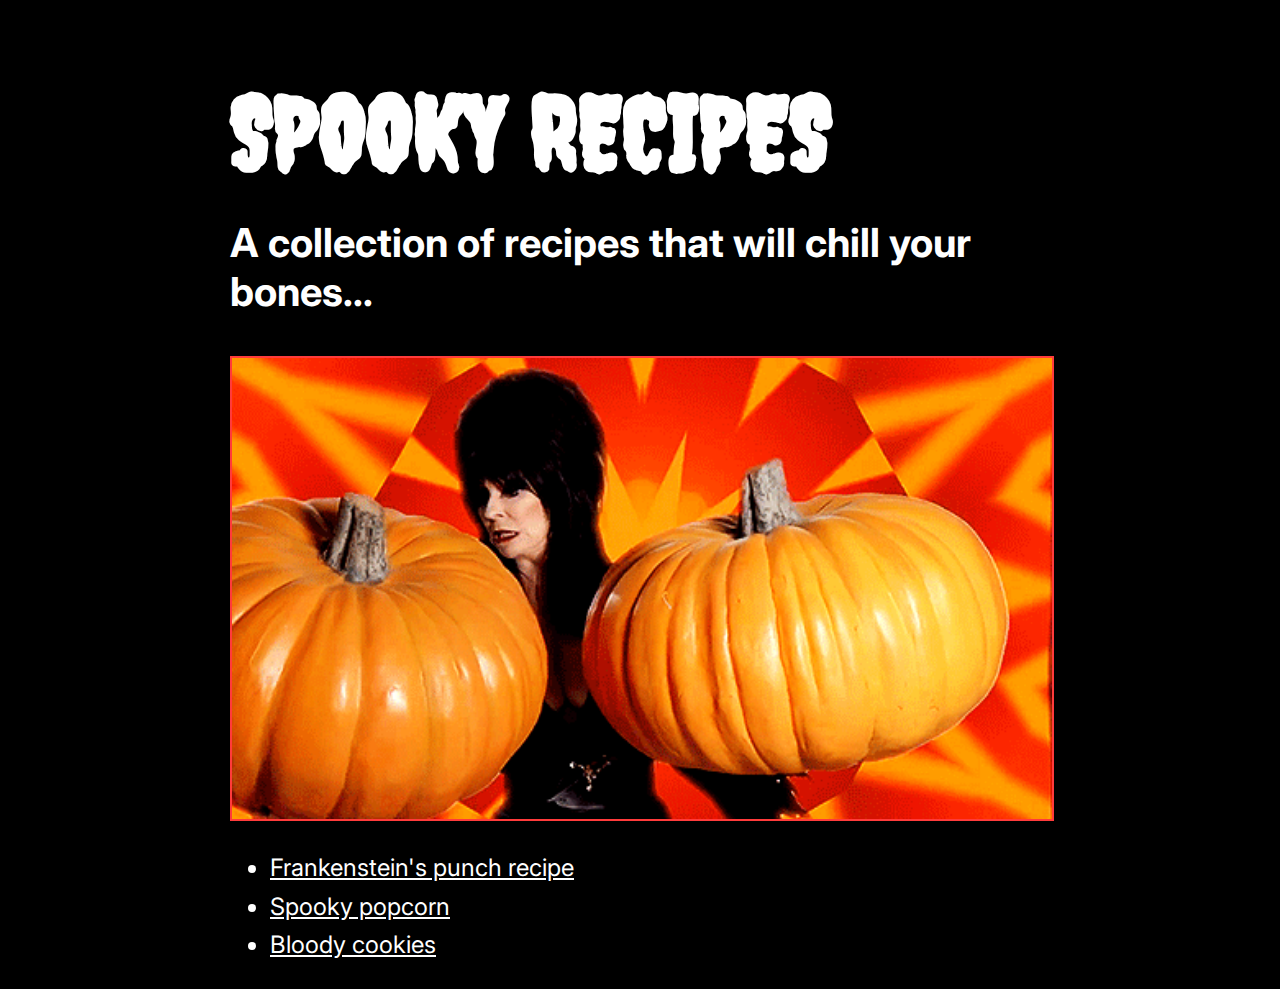
<file: index.html>
<!DOCTYPE html>
<html>
    <head>
        <html lang="en">
        <meta charset="UT-8">
        <title>Recipes</title>
        <link rel="stylesheet" href="styles.css">
        <link rel="preconnect" href="https://fonts.googleapis.com">
        <link rel="preconnect" href="https://fonts.googleapis.com">
        <link rel="preconnect" href="https://fonts.gstatic.com" crossorigin>
        <link href="https://fonts.googleapis.com/css2?family=Creepster&family=Inter:wght@300;600&display=swap" rel="stylesheet">
        <link rel="preconnect" href="https://fonts.gstatic.com" crossorigin>
        <link href="https://fonts.googleapis.com/css2?family=Inter:wght@300&display=swap" rel="stylesheet">
    </head>
    <body>
        <h1 class="h1">SPOOKY RECIPES</h1>
        <h3 class="h3">A collection of recipes that will chill your bones...</h3>
        <img class="img" src="./img/halloween.gif" alt="a plate with edible spiders">
        <ul class="p1">
            <li><a class="link" href="./recipes/punch.html">Frankenstein's punch recipe</a></li>
            <li><a class="link" href="./recipes/spooky-popcorn.html">Spooky popcorn</a></li>
            <li><a class="link" href="./recipes/bloody-cookies.html">Bloody cookies</a></li>
        </ul>
        </div>
    </body>
</html>
</file>
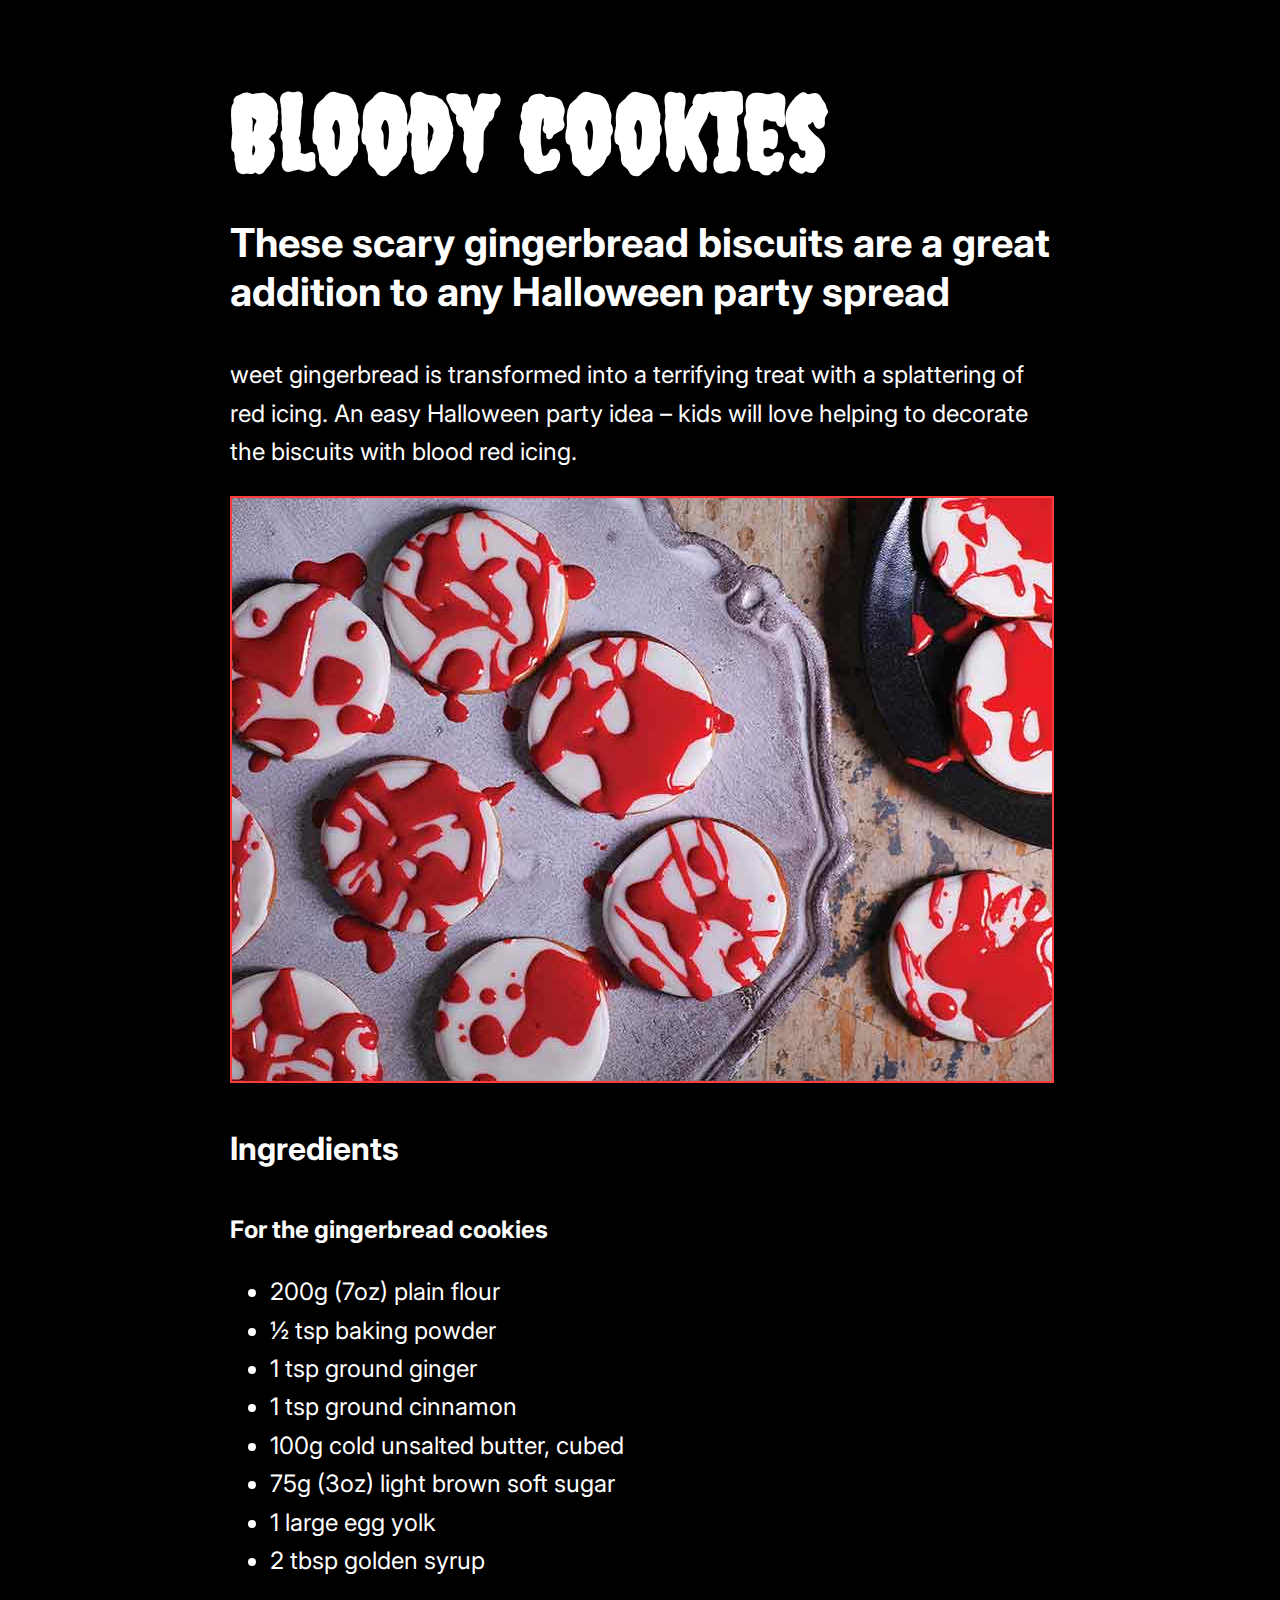
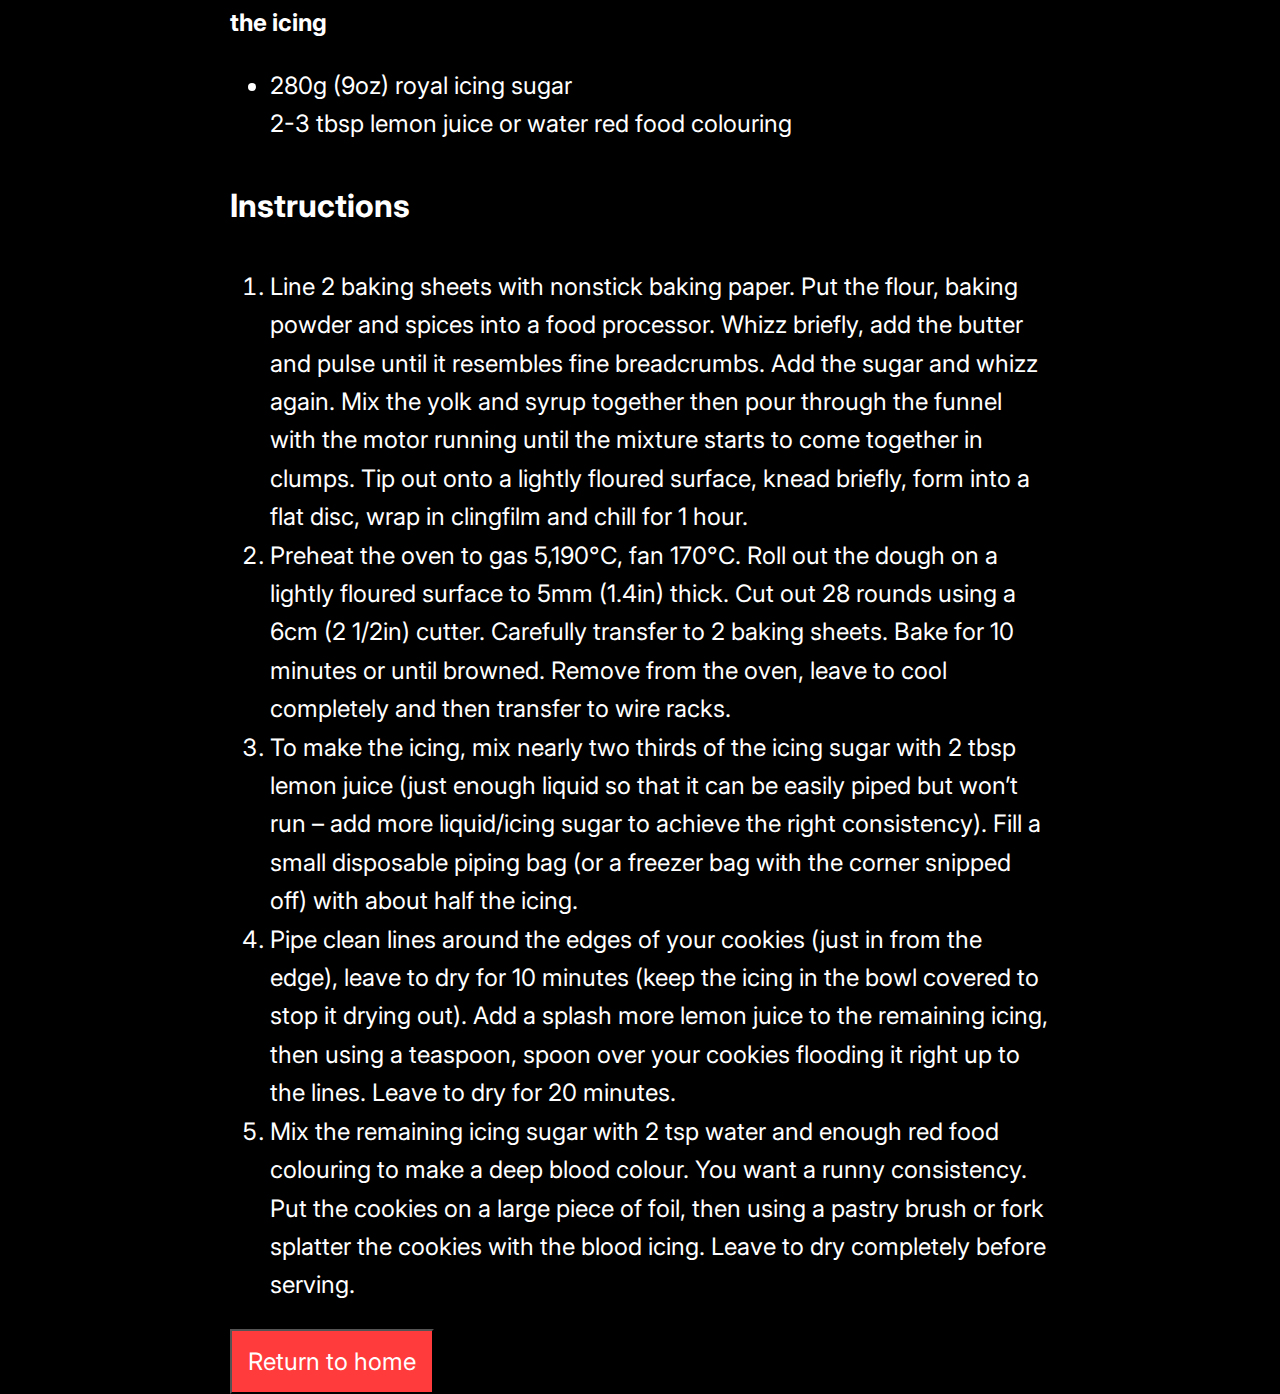
<file: recipes/bloody-cookies.html>
<!DOCTYPE html>
<html>
    <Head>
        <html lang="en">
        <meta charset="UTF-8">
        <link rel="stylesheet" href="../styles.css">
        <link rel="preconnect" href="https://fonts.googleapis.com">
        <link rel="preconnect" href="https://fonts.gstatic.com" crossorigin>
        <link href="https://fonts.googleapis.com/css2?family=Creepster&family=Inter:wght@300;600&display=swap" rel="stylesheet">
        <link rel="preconnect" href="https://fonts.googleapis.com">
        <link rel="preconnect" href="https://fonts.gstatic.com" crossorigin>
        <link href="https://fonts.googleapis.com/css2?family=Inter:wght@300&display=swap" rel="stylesheet">
        <title>Bloody Cookies</title>
    </Head>
    <body>
        <h1 class="h1">Bloody cookies</h1>
        <h3 class="h3">These scary gingerbread biscuits are a great addition to any Halloween party spread</h3>
        <p class="p1">weet gingerbread is transformed into a terrifying treat with a splattering of red icing. An easy Halloween party idea – kids will love helping to decorate the biscuits with blood red icing.</p>
        <img class="img" src="../img/bloody-cookies.jpg" alt="a plate with bloody ginger bread cookies">
        <div>
            <h4 class="h4">Ingredients</h4>
            <p class="p1"><strong>For the gingerbread cookies</strong></p>
            <ul class="p1">
                <li>200g (7oz) plain flour</li>
                <li>½ tsp baking powder</li>
                <li>1 tsp ground ginger</li>
                <li>1 tsp ground cinnamon</li>
                <li>100g cold unsalted butter, cubed</li>
                <li>75g (3oz) light brown soft sugar</li>
                <li>1 large egg yolk</li>
                <li>2 tbsp golden syrup</li>
            </ul>
            <p class="p1"><strong>the icing</strong></p>
            <ul class="p1">
                <li>280g (9oz) royal icing sugar</li>
                <il>2-3 tbsp lemon juice or water</il>
                <il>red food colouring</li>
            </ul>
            <h4 class="h4">Instructions</h4>
            <ol class="p1">
                <li>Line 2 baking sheets with nonstick baking paper. Put the flour, baking powder and spices into a food processor. Whizz briefly, add the butter and pulse until it resembles fine breadcrumbs. Add the sugar and whizz again. Mix the yolk and syrup together then pour through the funnel with the motor running until the mixture starts to come together in clumps. Tip out onto a lightly floured surface, knead briefly, form into a flat disc, wrap in clingfilm and chill for 1 hour.</li>
                <li>Preheat the oven to gas 5,190°C, fan 170°C. Roll out the dough on a lightly floured surface to 5mm (1.4in) thick. Cut out 28 rounds using a 6cm (2 1/2in) cutter. Carefully transfer to 2 baking sheets. Bake for 10 minutes or until browned. Remove from the oven, leave to cool completely and then transfer to wire racks.</li>
                <li>To make the icing, mix nearly two thirds of the icing sugar with 2 tbsp lemon juice (just enough liquid so that it can be easily piped but won’t run – add more liquid/icing sugar to achieve the right consistency). Fill a small disposable piping bag (or a freezer bag with the corner snipped off) with about half the icing.</li>
                <li>Pipe clean lines around the edges of your cookies (just in from the edge), leave to dry for 10 minutes (keep the icing in the bowl covered to stop it drying out). Add a splash more lemon juice to the remaining icing, then using a teaspoon, spoon over your cookies flooding it right up to the lines. Leave to dry for 20 minutes.</li>
                <li>Mix the remaining icing sugar with 2 tsp water and enough red food colouring to make a deep blood colour. You want a runny consistency. Put the cookies on a large piece of foil, then using a pastry brush or fork splatter the cookies with the blood icing. Leave to dry completely before serving.</li>
            </ol>
        </div>
        <div>
            <a href="../index.html"><button>Return to home</button></a>
        </div>
        
    </body>

</html>
</file>
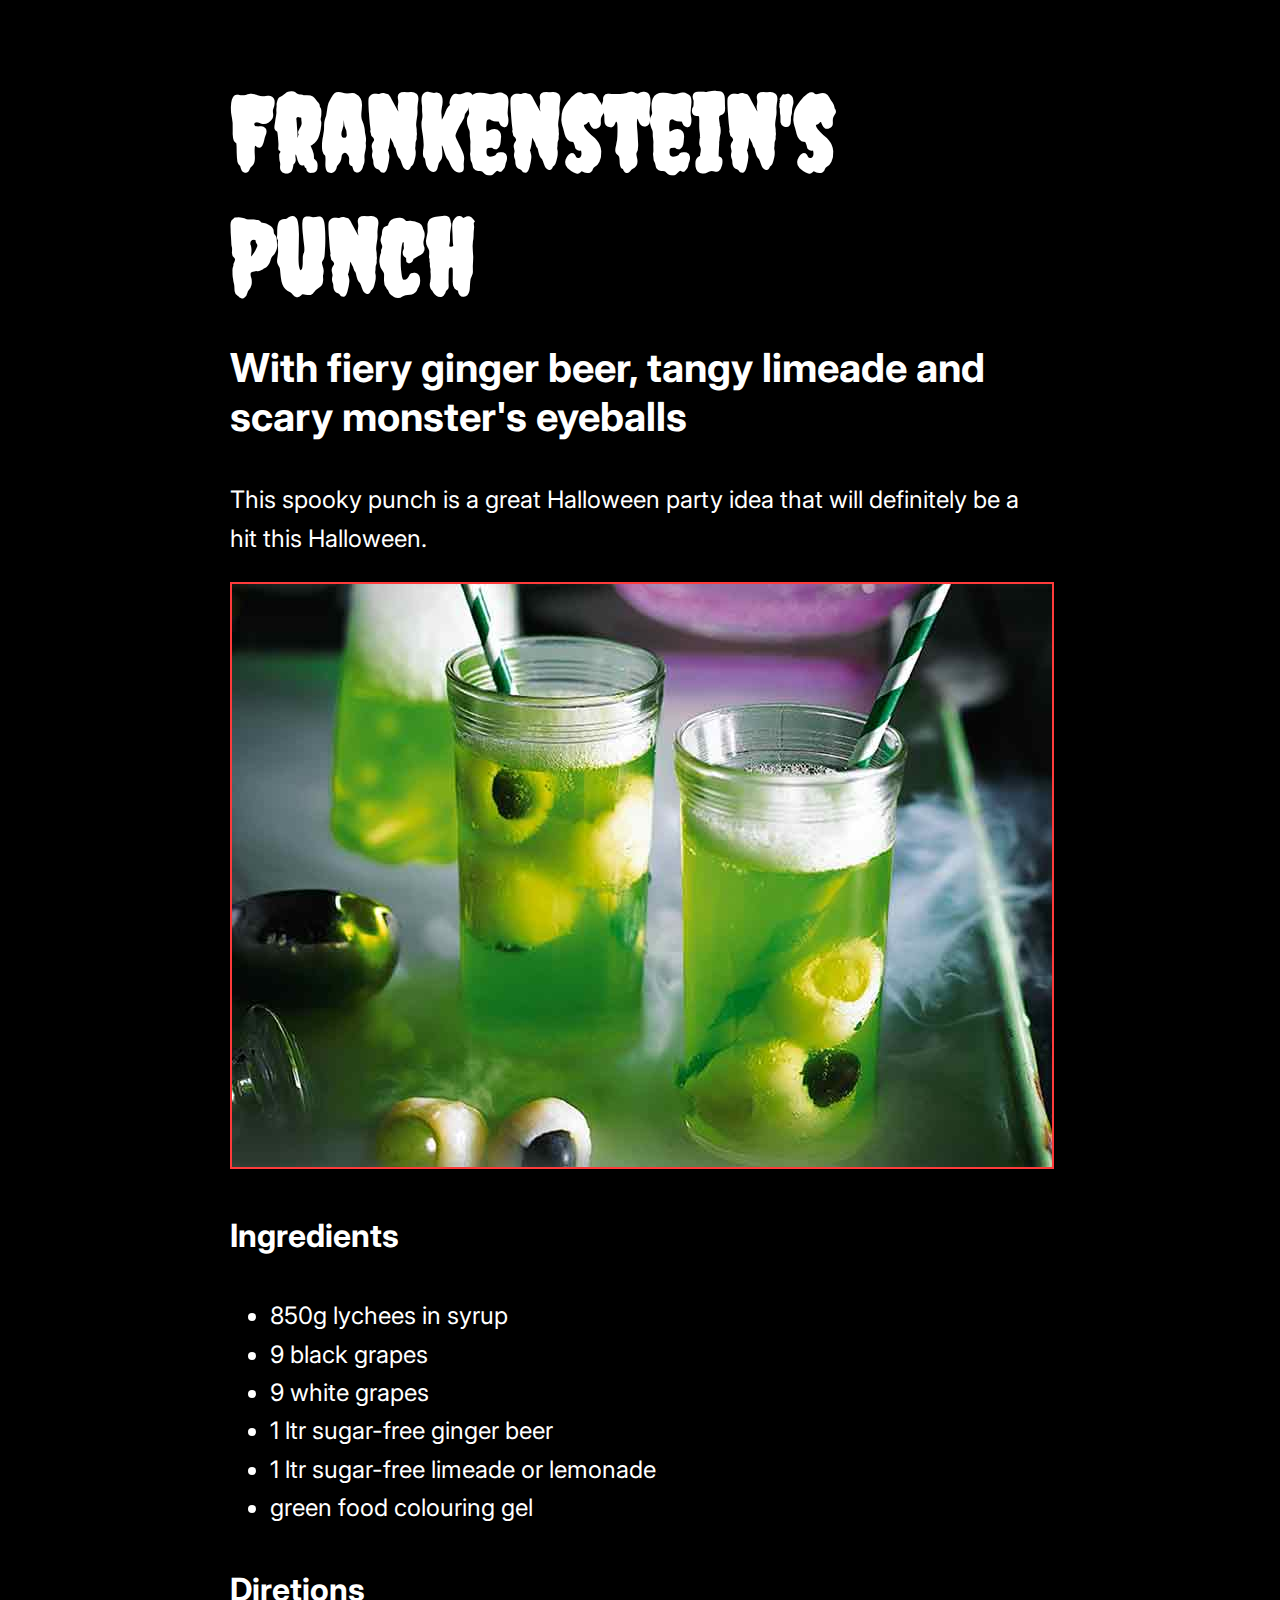
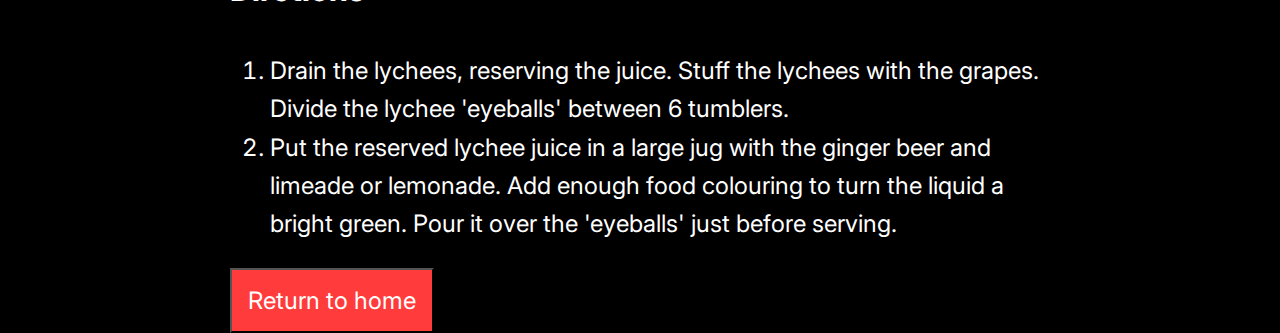
<file: recipes/punch.html>
<!DOCTYPE html>
<html>
    <head>
        <html lang="en">
        <meta charset="UTF-8">
        <link rel="stylesheet" href="../styles.css">
        <link rel="preconnect" href="https://fonts.googleapis.com">
        <link rel="preconnect" href="https://fonts.gstatic.com" crossorigin>
        <link href="https://fonts.googleapis.com/css2?family=Creepster&family=Inter:wght@300;600&display=swap" rel="stylesheet">
        <link rel="preconnect" href="https://fonts.googleapis.com">
        <link rel="preconnect" href="https://fonts.gstatic.com" crossorigin>
        <link href="https://fonts.googleapis.com/css2?family=Inter:wght@300&display=swap" rel="stylesheet">
        <title>Punch</title>
    </head>
    <body>
        <h1 class="h1">Frankenstein's Punch</h1>
        <h3 class="h3">With fiery ginger beer, tangy limeade and scary monster's eyeballs</h3>
        <p class="p1">This spooky punch is a great Halloween party idea that will definitely be a hit this Halloween.</p>
        <img class="img" src="../img/punch-recipe.jpg" alt="A spooky green punch">
        <div>
            <h4 class="h4">Ingredients</h4>
            <ul class="p1">
                <li>850g lychees in syrup</li>
                <li>9 black grapes</li>
                <li>9 white grapes</li>
                <li>1 ltr sugar-free ginger beer</li>
                <li>1 ltr sugar-free limeade or lemonade</li>
                <li>green food colouring gel</li>
                    
            </ul>

            <h4 class="h4">Diretions</h4>
            <ol class="p1">        
                <li>Drain the lychees, reserving the juice. Stuff the lychees with the grapes. Divide the lychee 'eyeballs' between 6 tumblers.</li>
                <li>Put the reserved lychee juice in a large jug with the ginger beer and limeade or lemonade. Add enough food colouring to turn the liquid a bright green. Pour it over the 'eyeballs' just before serving.</li>
            </ol>
    
            <a href='../index.html'><button>Return to home</button></a>
        </div>

    </body>
    </html>
</html>
</file>
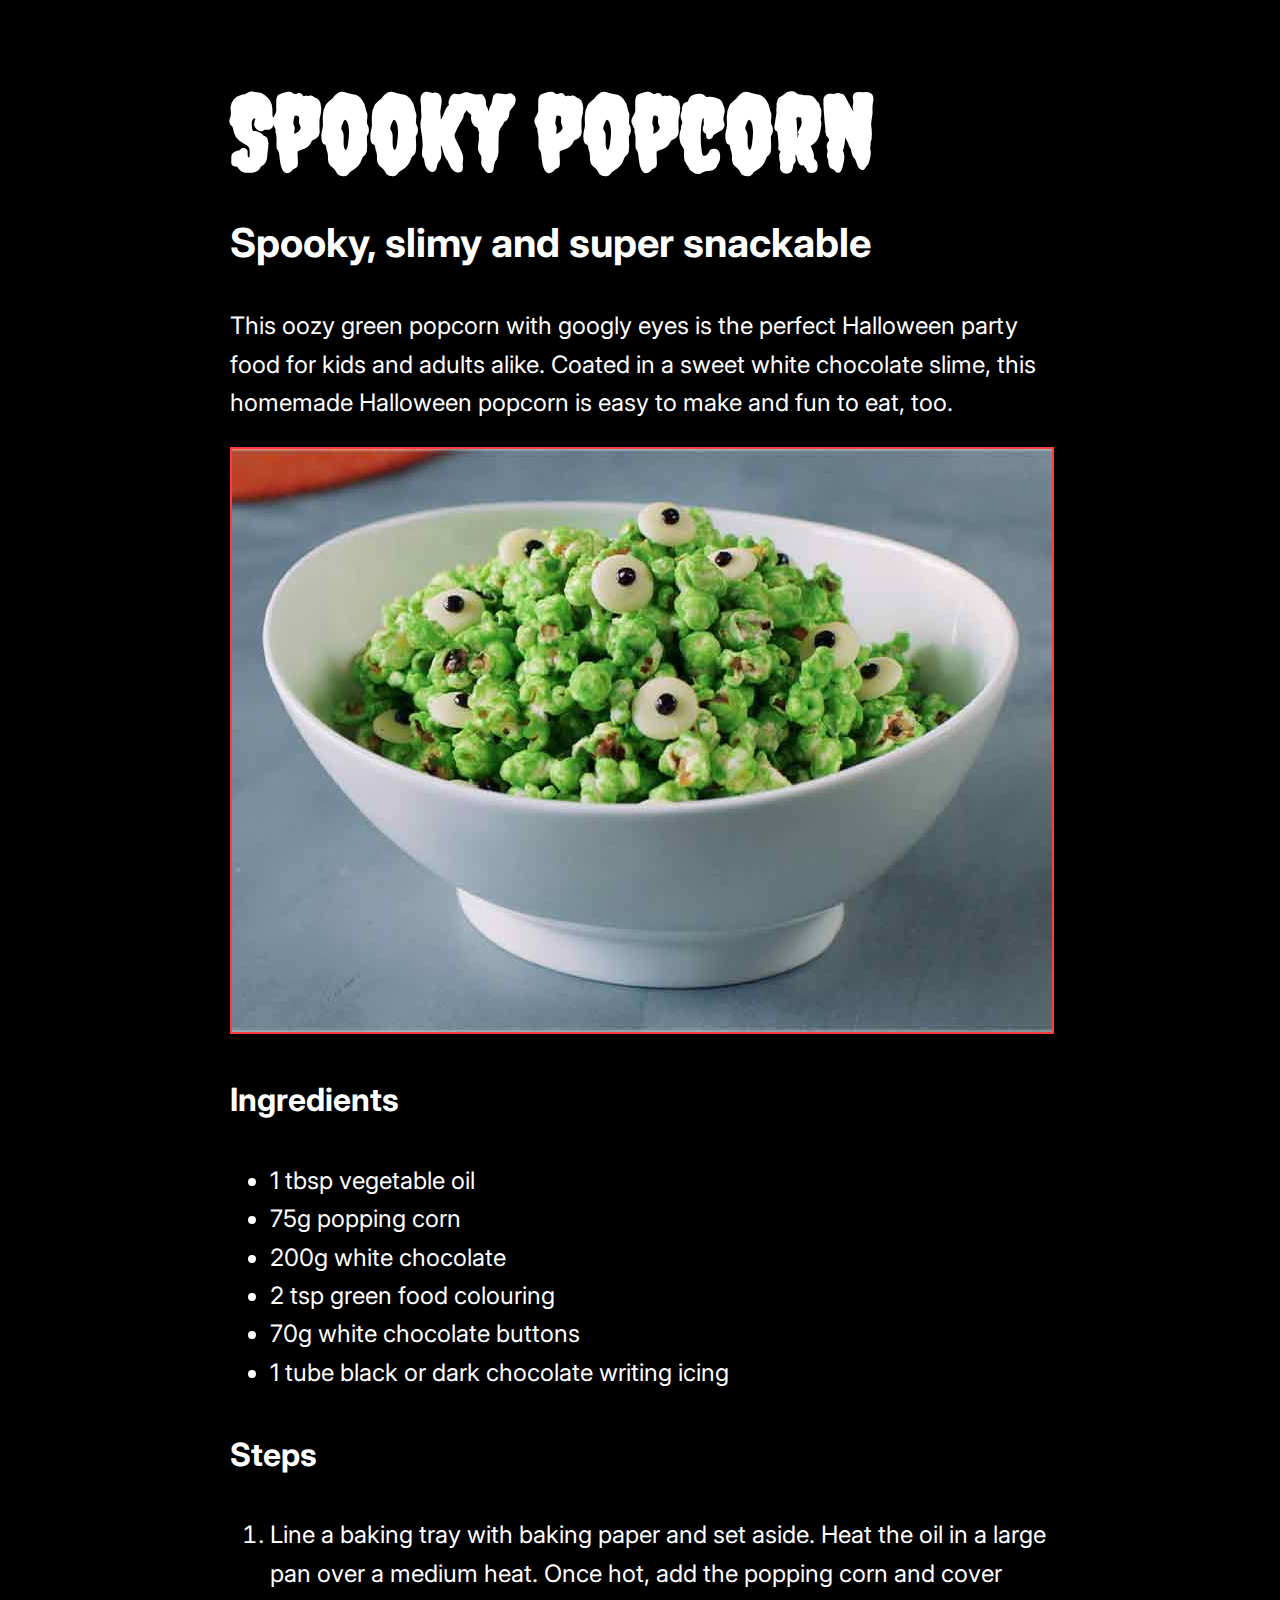
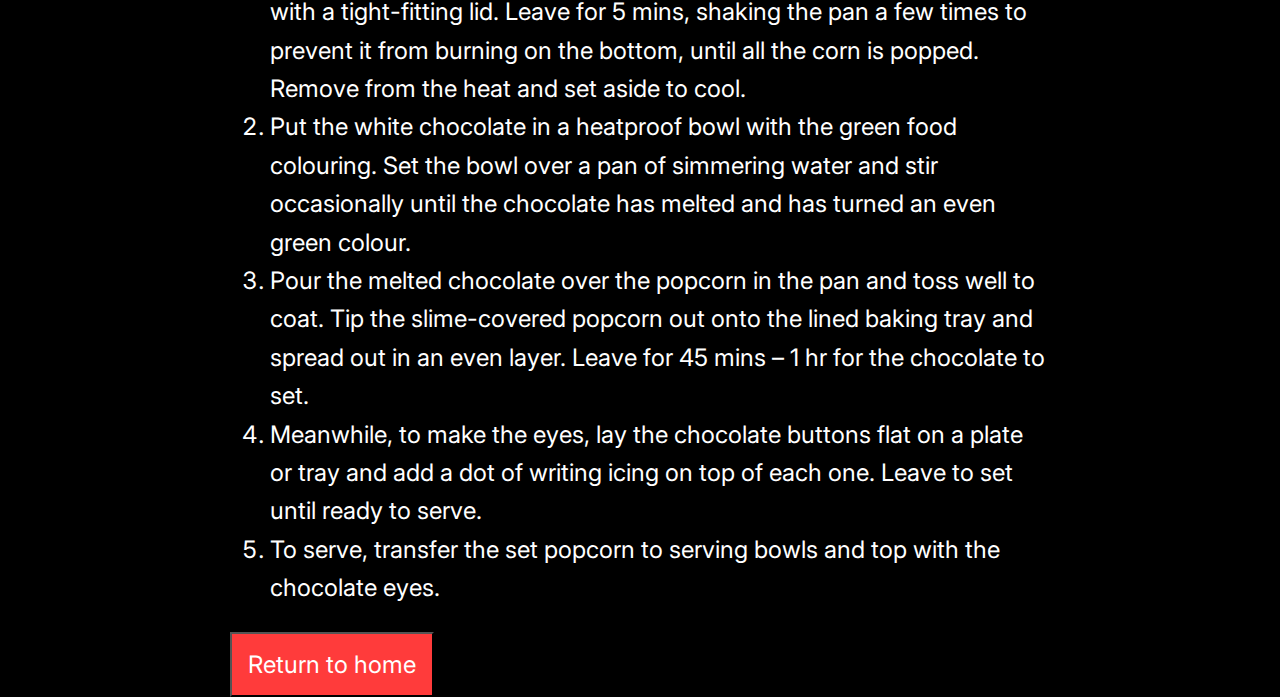
<file: recipes/spooky-popcorn.html>
<!DOCTYPE html>
<html>
    <head>
        <html lang="em">
        <meta charset="UTF-8">
        <link rel="stylesheet" href="../styles.css">
        <link rel="preconnect" href="https://fonts.googleapis.com">
        <link rel="preconnect" href="https://fonts.gstatic.com" crossorigin>
        <link href="https://fonts.googleapis.com/css2?family=Creepster&family=Inter:wght@300;600&display=swap" rel="stylesheet">
        <link rel="preconnect" href="https://fonts.googleapis.com">
        <link rel="preconnect" href="https://fonts.gstatic.com" crossorigin>
        <link href="https://fonts.googleapis.com/css2?family=Inter:wght@300&display=swap" rel="stylesheet">
        <title>Spooky Popcorn</title>
    </head>

    <body>
        <h1 class="h1">Spooky popcorn</h1>
        <h3 class="h3">Spooky, slimy and super snackable</h3>
        <p class="p1">This oozy green popcorn with googly eyes is the perfect Halloween party food for kids and adults alike. Coated in a sweet white chocolate slime, this homemade Halloween popcorn is easy to make and fun to eat, too.</p>
        <img class="img" src="../img/spooky-popcorn.jpg" alt="a bowl of green popcorn">
        <div>
            <h4 class="h4">Ingredients</h4>
            <ul class="p1">
                <li>1 tbsp vegetable oil</li>
                <li>75g popping corn</li>
                <li>200g white chocolate</li>
                <li>2 tsp green food colouring</li>
                <li>70g white chocolate buttons</li>
                <li>1 tube black or dark chocolate writing icing</li>
            </ul>
                
            <h4 class="h4">Steps</h4>
            <ol class="p1">
                <li>Line a baking tray with baking paper and set aside. Heat the oil in a large pan over a medium heat. Once hot, add the popping corn and cover with a tight-fitting lid. Leave for 5 mins, shaking the pan a few times to prevent it from burning on the bottom, until all the corn is popped. Remove from the heat and set aside to cool.</li>
                <li>Put the white chocolate in a heatproof bowl with the green food colouring. Set the bowl over a pan of simmering water and stir occasionally until the chocolate has melted and has turned an even green colour.</li>
                <li>Pour the melted chocolate over the popcorn in the pan and toss well to coat. Tip the slime-covered popcorn out onto the lined baking tray and spread out in an even layer. Leave for 45 mins ­– 1 hr for the chocolate to set.</li>
                <li>Meanwhile, to make the eyes, lay the chocolate buttons flat on a plate or tray and add a dot of writing icing on top of each one. Leave to set until ready to serve.</li>
                <li>To serve, transfer the set popcorn to serving bowls and top with the chocolate eyes.</li>
            </ol>
               <a href="../index.html"><button>Return to home</button></a>
            
    
        </div>
    </body>
   
</html>
</file>
<file: styles.css>
body {
    background-color: rgb(0, 0, 0);
    width: 820px;
    margin: auto;
}

.h1 {
    font-size: 104px;
    color: rgb(255, 255, 255);
    font-family: 'Creepster';
    line-height: 120%;
    margin-bottom: -16px;
}

.h3 {
    font-size: 40px;
    color: rgb(255, 255, 255);
    font-family: 'Inter', sans-serif;
}

.h4 {
    font-family: 'Inter', sans-serif;
    color: rgb(255, 255, 255);
    font-size: 32px
    
}

.p1 {
    font-size: 24px;
    color: rgb(255, 255, 255);
    font-family: 'Inter', sans-serif;
    line-height: 160%;
}

.img {
    width: 820px;
    height: auto;
    border: solid;
    border-width: 2px;
    border-color: rgb(255, 59, 59);
}

button {
    background-color: rgb(255, 59, 59);
    color: white;
    font-size: 24px;
    padding: 16px;
    font-family: 'Inter', sans-serif;
}

button:hover {
    background-color: rgb(255, 255, 255);
    color: rgb(0, 0, 0);
}

.link {
    color: rgb(255, 255, 255) !important;
}

.link:hover {
    color: rgb(255, 59, 59) !important;
}
</file>
